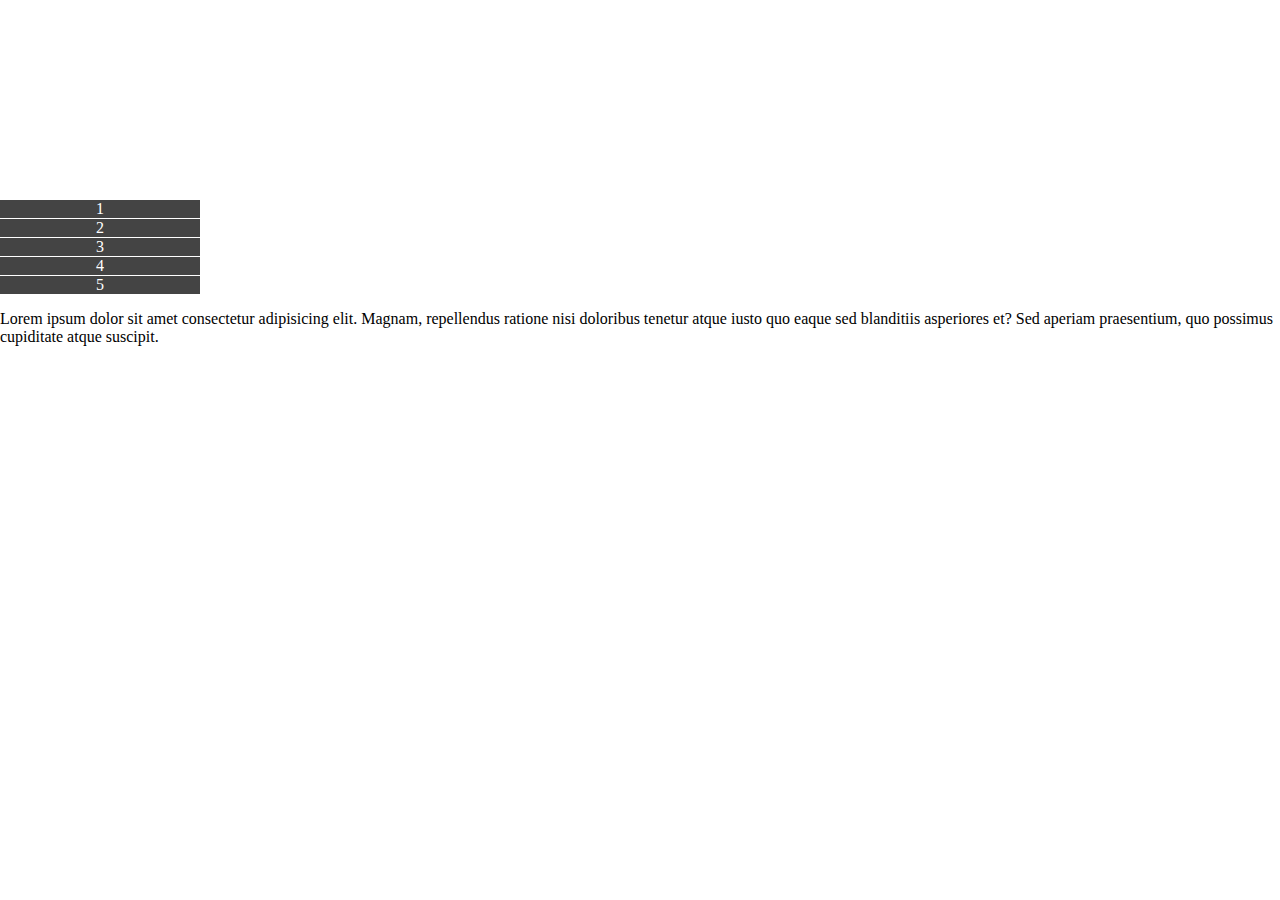
<file: menu_myMenu/index.html>
<!DOCTYPE html>
<html lang="en">
<head>
	<meta charset="UTF-8">
	<meta name="viewport" content="width=device-width, initial-scale=1.0">
	<meta http-equiv="X-UA-Compatible" content="ie=edge">
	<title>Document</title>
</head>
<body>
	<div class="menu-harm">тык</div>

	<ul class="menu">
		<li class="menu-item">1</li>
		<li class="menu-item">2</li>
		<li class="menu-item">3</li>
		<li class="menu-item">4</li>
		<li class="menu-item">5</li>
	</ul>
	<div>Lorem ipsum dolor sit amet consectetur adipisicing elit.
		 Magnam, repellendus ratione nisi doloribus tenetur atque 
		 iusto quo eaque sed blanditiis asperiores et? Sed aperiam
		  praesentium, quo possimus cupiditate atque suscipit.</div>
</body>
<script src="script.js"></script>
<style>
	body{
		margin: 0;
	}
</style>
</html>
</file>
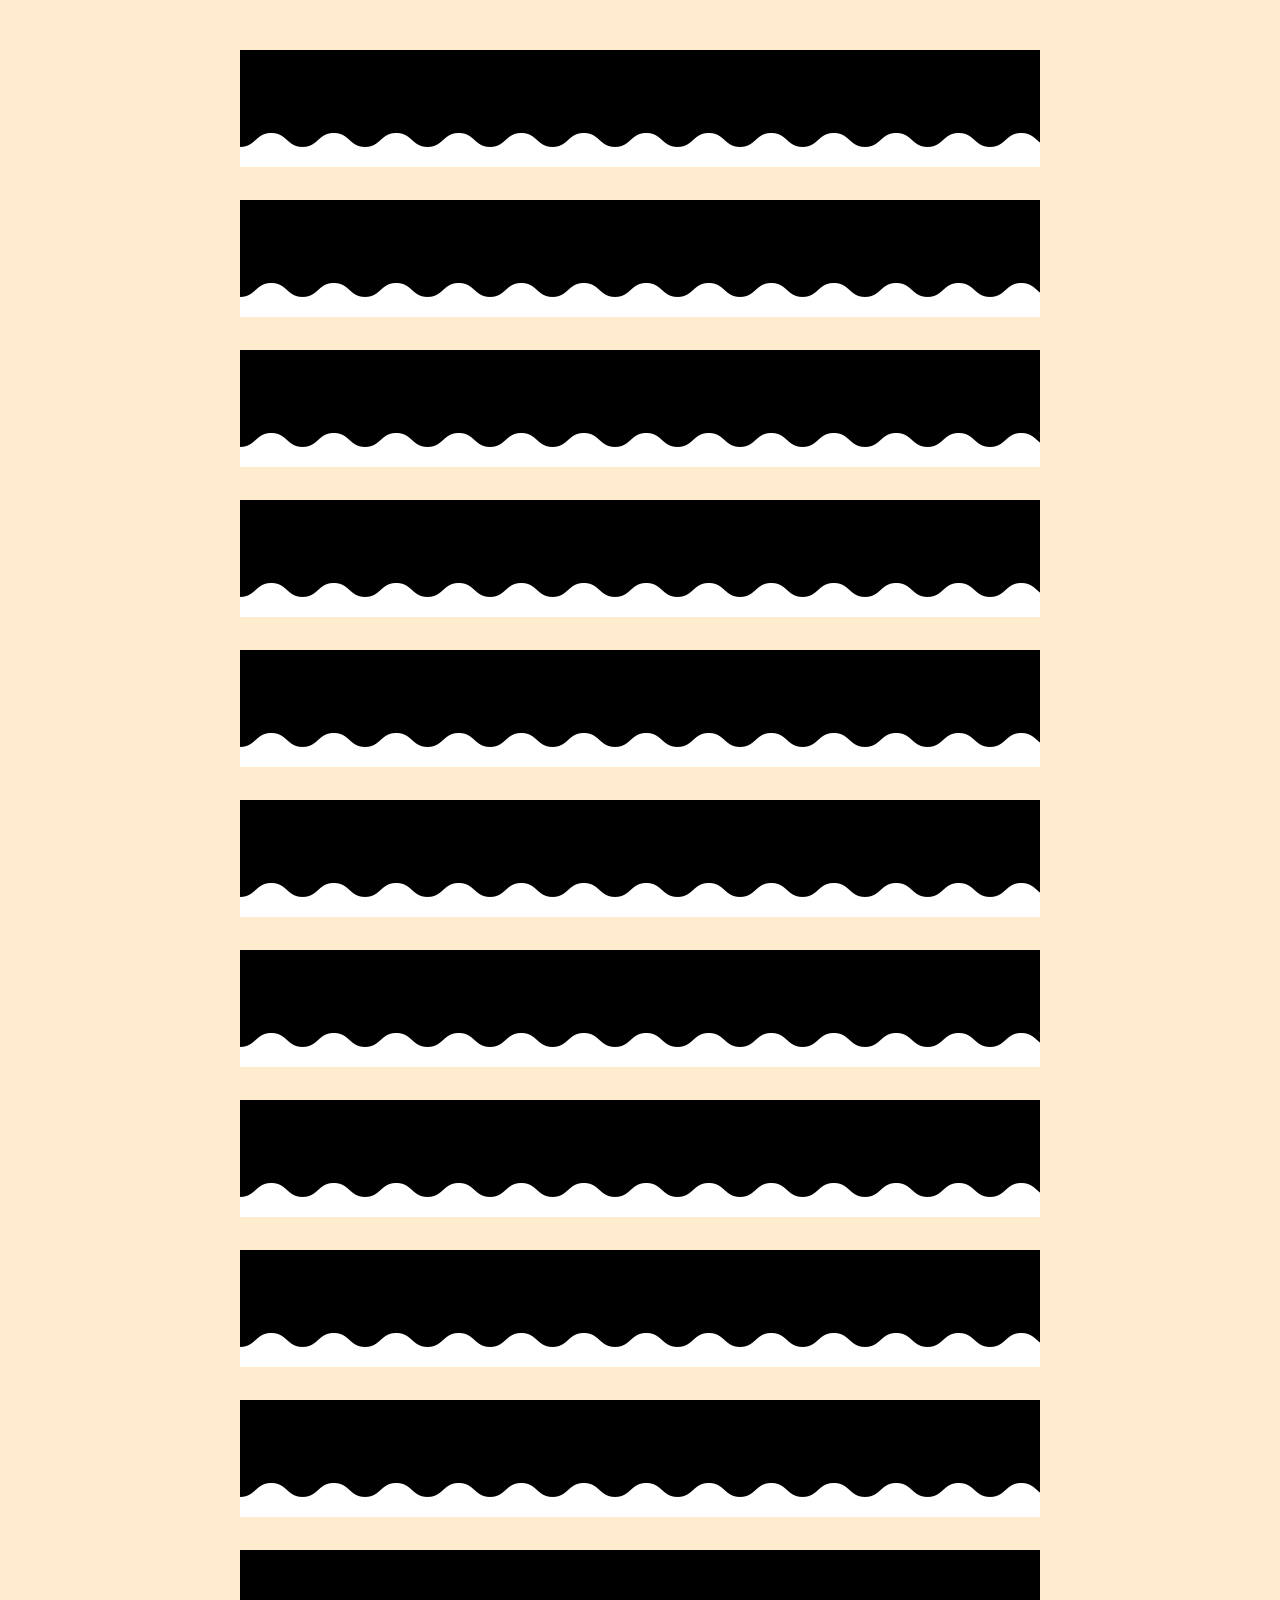
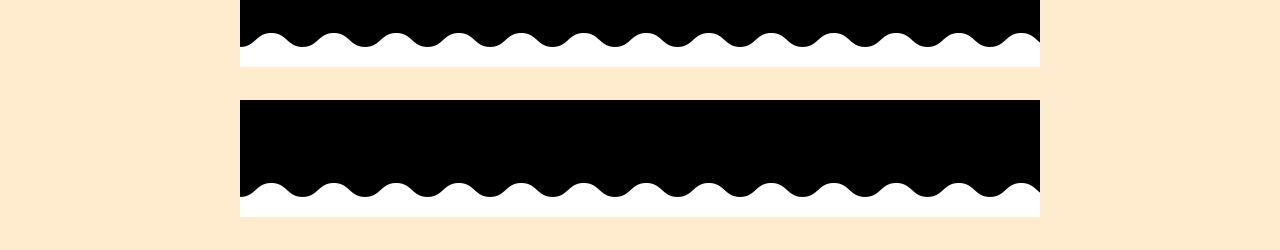
<file: pseudoelement__BEFORE/index.html>
<!DOCTYPE html>
<html lang="en">
<head>
	<meta charset="UTF-8">
	<meta name="viewport" content="width=device-width, initial-scale=1">
	<title>Document</title>
	<link rel="stylesheet" href="style.css">
</head>
<body>
	<div class="block">

	</div>
	<div class="block">

	</div>
	<div class="block">

	</div>
	<div class="block">

	</div>
	<div class="block">

	</div>
	<div class="block">

	</div>
	<div class="block">

	</div>
	<div class="block">

	</div>
	<div class="block">

	</div>
	<div class="block">

	</div>
	<div class="block">

	</div>
	<div class="block">

	</div>
</body>
</html>
</file>
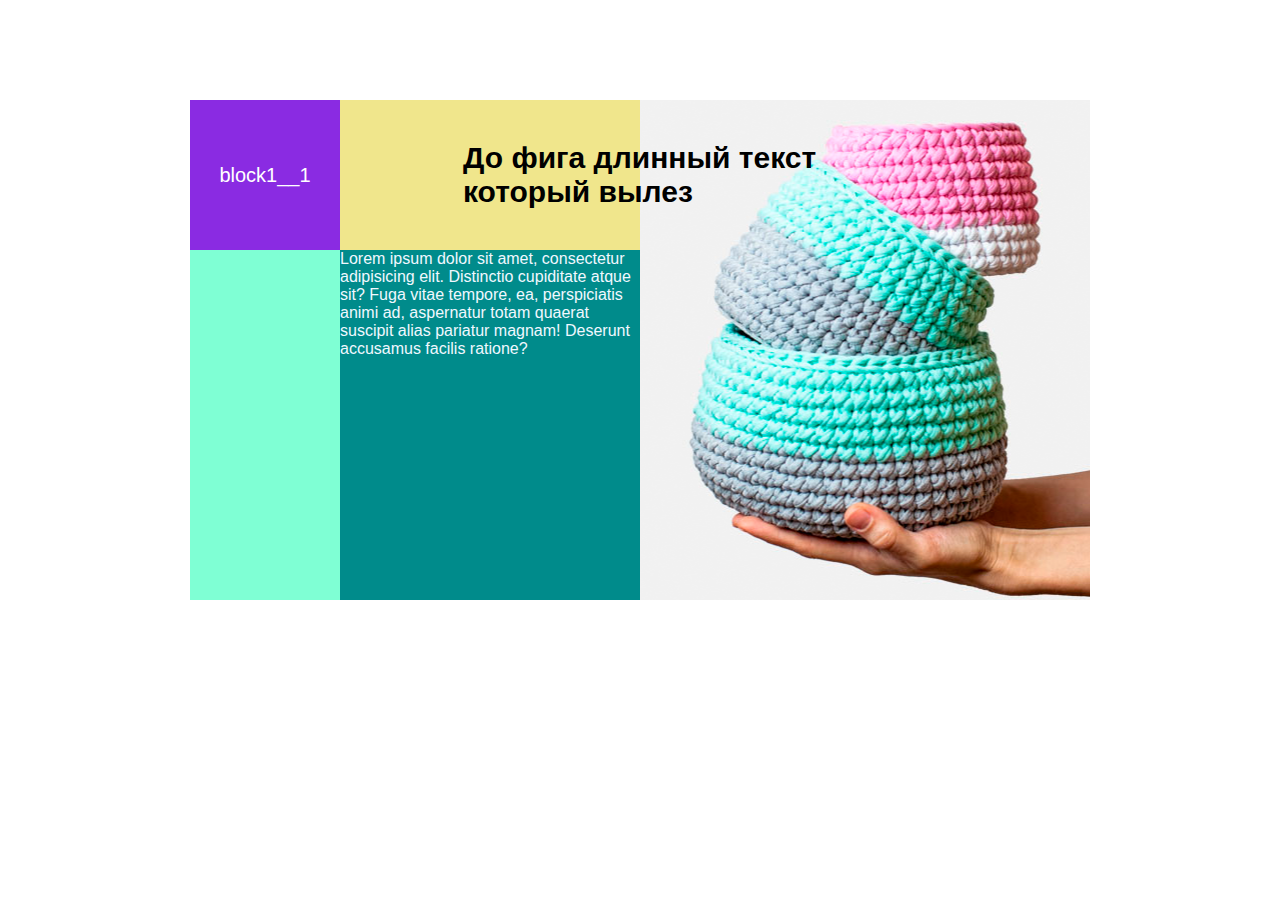
<file: puzzle/index.html>
<!DOCTYPE html>
<html lang="en">
<head>
	<meta charset="UTF-8">
	<meta name="viewport" content="width=device-width, initial-scale=1.0">
	<meta http-equiv="X-UA-Compatible" content="ie=edge">
	<title>Document</title>
	<link rel="stylesheet" href="style.css">
</head>
<body>
	<div class="block">
		<div class="cont">
				<div class="block1">
						<div class="block1__1">block1__1</div>
						<div class="block1__2"><span class="text">
							До фига длинный текст который вылез</span>
						</div>
					</div>
					<div class="block2">
						<div class="block2__1">
								<span class="text2">
									Lorem ipsum dolor sit amet, consectetur 
									adipisicing elit. Distinctio cupiditate 
									atque sit? Fuga vitae tempore, ea, perspiciatis
									 animi ad, aspernatur totam quaerat suscipit
										alias pariatur magnam! Deserunt accusamus
										 facilis ratione?
								</span>
						</div>
					</div>
		</div>
		
		<div class="block3"></div>
	</div>
</body>
</html>
</file>
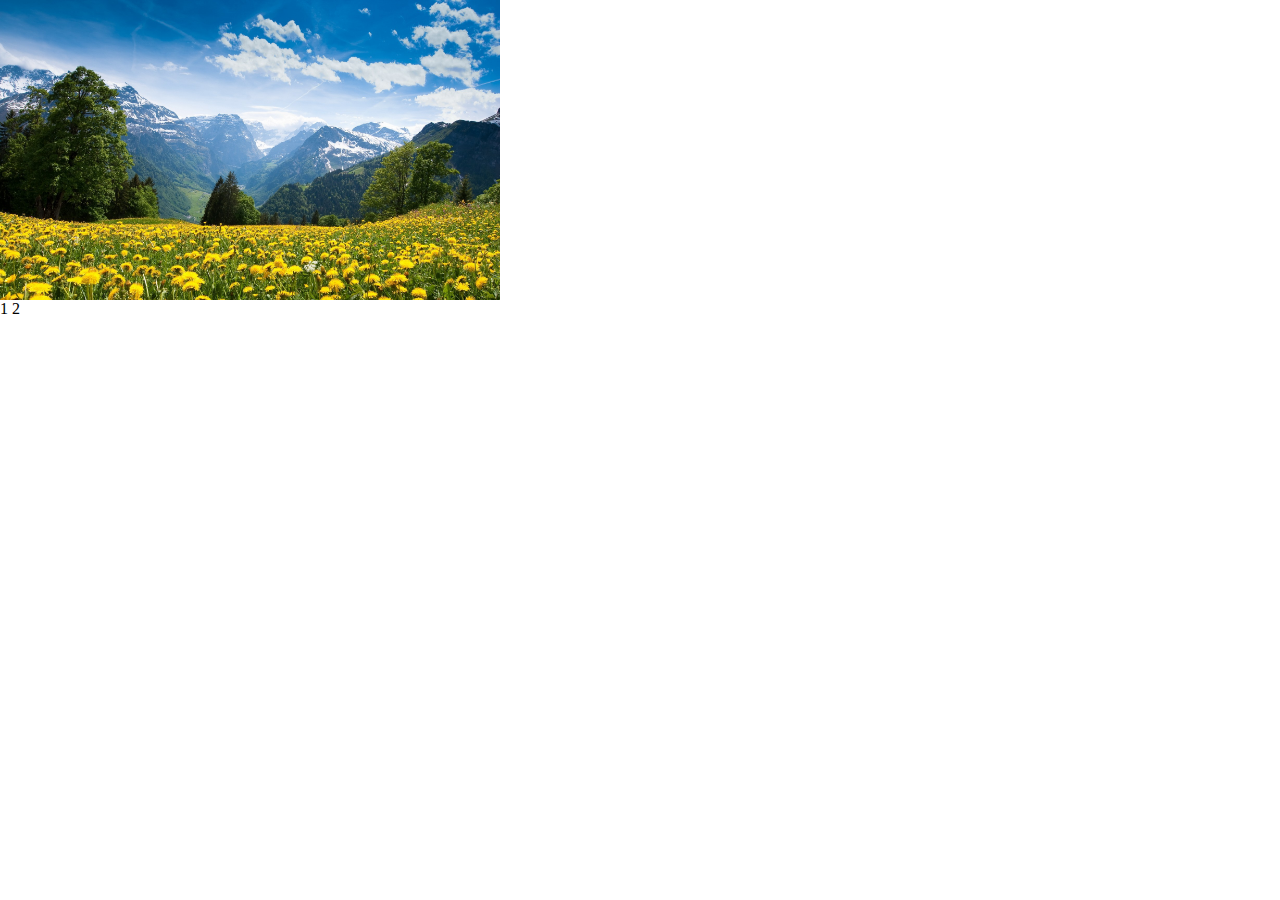
<file: slider/index.html>
<!DOCTYPE html>
<html lang="en">
<head>
	<meta charset="UTF-8">
	<meta name="viewport" content="width=device-width, initial-scale=1.0">
	<meta http-equiv="X-UA-Compatible" content="ie=edge">
	<title>Slider</title>
	<link rel="stylesheet" href="style/style.css">
</head>
<body>

	<div class="slider1">
		<img class="img" src="img/photo-1.jpg" alt="">
		<img class="img" src="img/photo-2.jpg" alt="">
		<img class="img" src="img/photo-3.jpg" alt="">
		<img class="img" src="img/photo-4.jpg" alt="">

		<img class="img" src="img/photo-5.jpg" alt="">
		<img class="img" src="img/photo-6.jpg" alt="">
		<img class="img" src="img/photo-3.jpg" alt="">
		<img class="img" src="img/photo-4.jpg" alt="">
	</div>

	<span class="left">1</span>
	<span class="right">2</span>
	<script src="js/script.js"></script>
</body>
</html>
</file>
<file: pseudoelement__BEFORE/style.css>
body{
	background-color: blanchedalmond;
}
.block{
	margin: 0 auto;
	display: flex;
	max-width: 800px;
	width: auto;
	min-width: 320px;
	height: 100px;
	background-color: black;
	margin-top: 50px;
	position: relative
}

.block:before{
	content: '';
	background: url(line.png) center no-repeat;
	position: absolute;
	width: 100%;
	height: 100%;
	top: 50px;
}
</file>
<file: puzzle/style.css>
boby{
	font-family: Arial, Helvetica, sans-serif;
}
.block{
	background-color: aliceblue;
	max-width: 900px;
	min-width: 320px;
	width: auto;
	height: 500px;
	margin: 0 auto;
	margin-top: 100px;
	display: flex;
	flex-wrap: wrap;
}

.cont{
	display: flex;
	flex-direction: column;
	font-family: Arial, Helvetica, sans-serif;
}

.block1{
	width: 450px;
	background-color: bisque;
	height: 150px;
	display: flex;
}

.block1__1{
	width: 150px;
	background-color: blueviolet;
	color: white;
	font-size: 20px;
	display: flex;
	align-items: center;
	justify-content: center;
	
}
.block1__2{
	width: 300px;
	background-color: khaki;
	color: white;
	font-size: 30px;
	display: flex;
	align-items: center;
	justify-content: center;
	position: relative;
}
.text{
	position: absolute;
	width: 420px;
	left: 123px;
	color: black;
	font-weight: 700;
}

.block2{
	width: 450px;
	background-color: aquamarine;
	height: 350px;
	display: flex;
	justify-content: flex-end;
}

.block2__1{
	width: 300px;
	background-color: darkcyan;
	height: 350px;
}

.text2{
	color: aliceblue;
	width: 150px;
}

.block3{
	width: 450px;
	height: 500px;
	background-color: darkgray;
	background: url(image-features.png) no-repeat center;
}
</file>
<file: slider/style/style.css>
body{
	margin: 0;
}

.cont-img{
	max-width: 1024;
	width: auto;
	max-height: 720px;
	position: absolute;
	background-color: gray;
}

.img{
	height: 100%;
	width: 100%;
}

.arrow{
	position: absolute;
	top: 0;
	display: flex;
	justify-content: center;
	align-items: center;
	height: 100%;
	cursor: pointer;
}
.arrow-img{
	height: 128px;
	width: 128px;
	background-color: aqua;
}
.arrow-right-cont{
	right: 0;
}

.arrow-left-cont{
	left: 0;
}

.slider1{
	width: 500px;
	height: 300px;
}
</file>
